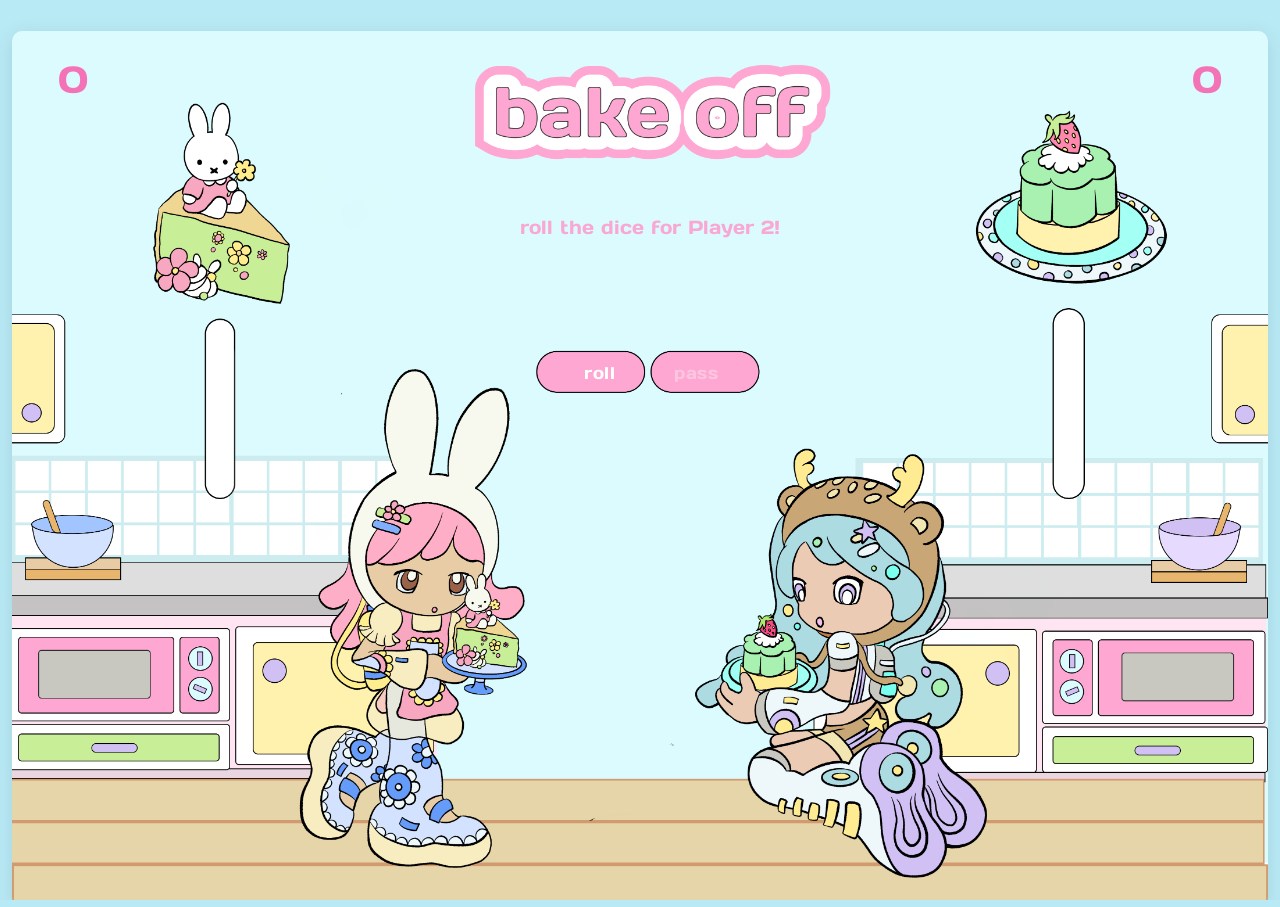
<file: game/final/index.html>
<!DOCTYPE html>
<html lang="en">
<head>
    <meta charset="UTF-8">
    <meta name="viewport" content="width=device-width, initial-scale=1.0">
    <title>Bake Off!</title>
    <link rel="preconnect" href="https://fonts.googleapis.com">
    <link rel="preconnect" href="https://fonts.gstatic.com" crossorigin>
    <link href="https://fonts.googleapis.com/css2?family=Days+One&display=swap" rel="stylesheet">
    <link href="styles.css" rel="stylesheet">
    <script src="script.js" defer></script>
</head>
<body>


  <div id="game-shell">

    <div id="game-wrapper">

      <img id="bg" src="bakeoff8.png" alt="Bake Off game background">

      <div id="overlay">

        <div id="score-p1" class="score-box">0</div>
        <div id="score-p2" class="score-box">0</div>

        <div id="status-text"></div>

        <div id="dice-area">
            <img id="die1" class="die-img" src="[data-uri]" alt="die 1">
            <img id="die2" class="die-img" src="[data-uri]" alt="die 2">
        </div>

        <div id="actions">
          <button id="roll">roll</button>
          <button id="pass">pass</button>
        </div>

        <div id="pb-p1-wrap" class="pb-wrap">
          <div id="pb-p1" class="pb-fill"></div>
        </div>
        <div id="pb-p2-wrap" class="pb-wrap">
          <div id="pb-p2" class="pb-fill"></div>
        </div>

        <div id="win-screen" class="hidden">
          <div id="win-message"></div>
          <button id="new-game">Bake Again!</button>
        </div>

      </div>
    </div>

  </div>

</body>
</html>
</file>
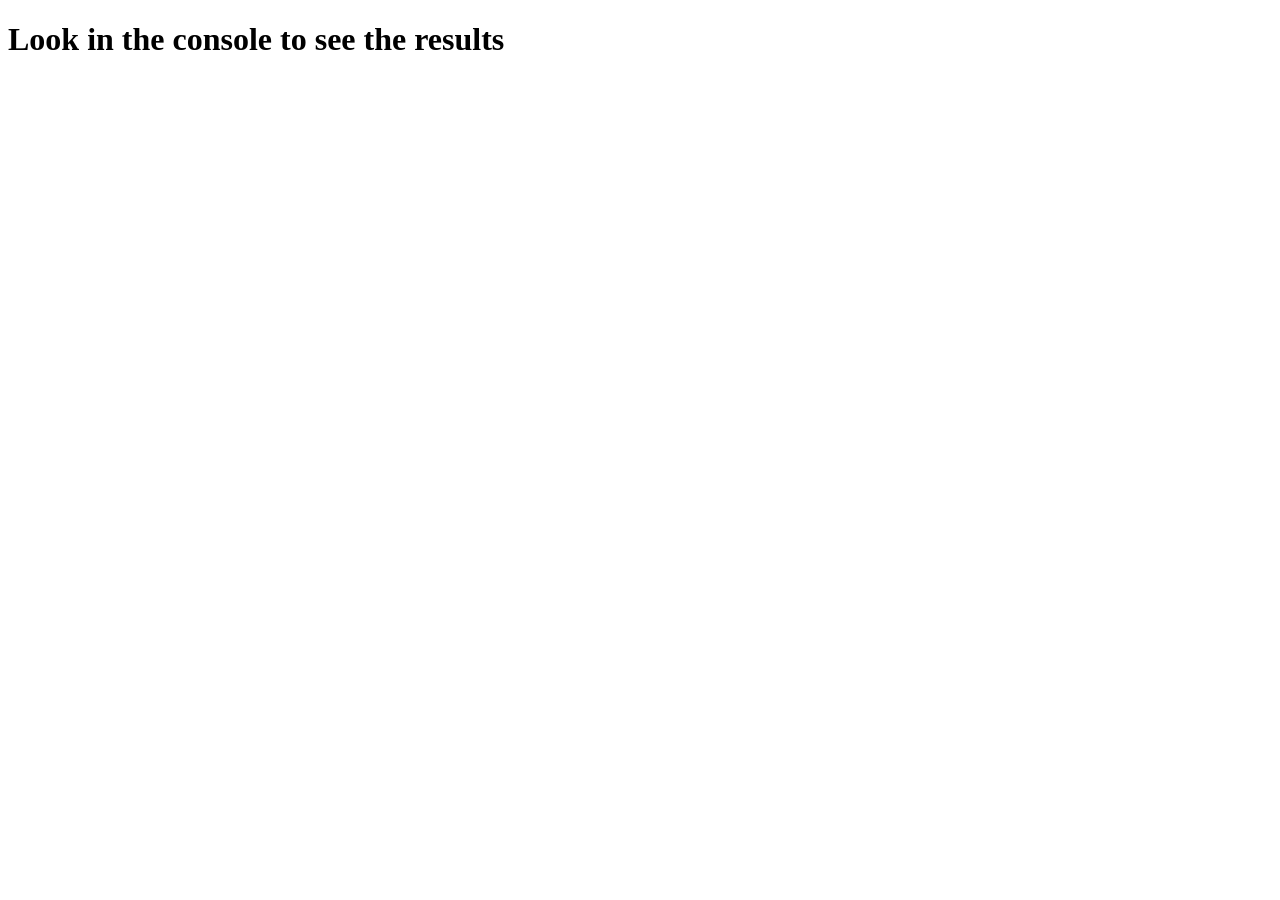
<file: experimentation.html>
<!DOCTYPE html>
<html lang="en">
<head>
    <meta charset="UTF-8">
    <meta name="viewport" content="width=device-width, initial-scale=1.0">
    <title>Document</title>
</head>
<body>
    
    <h1> Look in the console to see the results </h1>

    <script>

// Write a program that takes a lowercase string and capitalizes the first letter of each word in the string: fail cus it only capitalized apple + not loop  //

        // let myText = 'apple banana orange';
        // let newString = myText.charAt(0).toUpperCase() + myText.slice(1);

        // console.log (myText);
        // console.log(newString);



        

// Write a program that takes a lowercase string and capitalizes the first letter of each word in the string; SUCCESSSSS! //

        var myText = "apple banana orange strawberry kiwi watermelon blueberry";
        var words = myText.split(' ');
        
        
        for (var i = 0; i < words.length; i++) {
      
        var word = words[i];
        words[i] = word.charAt(0).toUpperCase() + word.slice(1);

    }
           
        var newString = words.join(' ')

        console.log (myText);
        console.log(newString);



// Write a program that capitalizes every other letter (even or odd letters) in words in the string.  //


        var myText2 = "apple banana orange strawberry kiwi watermelon blueberry";
        var newString2 = "";
        
        
for (var i = 0; i < myText2.length; i++) {
    if (i % 2 === 0) {
        newString2 += myText2[i].toUpperCase();
    } else {
        newString2 += myText2[i].toLowerCase();
    }
}

        console.log (myText2);
        console.log(newString2);
        


    </script>

</body>
</html>
</file>
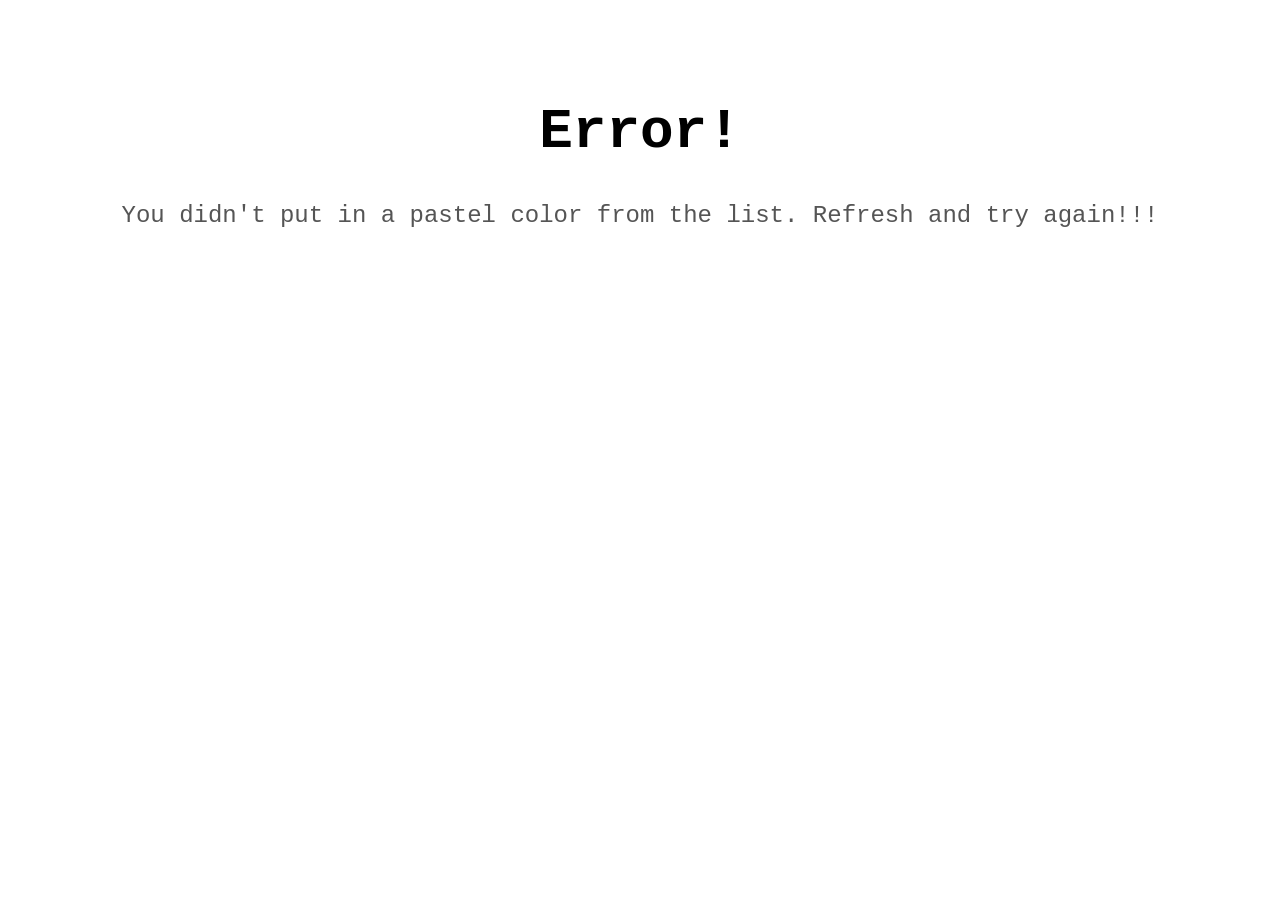
<file: exp/exp2.html>
<!DOCTYPE html>
<html lang="en">
<head>
    <meta charset="UTF-8">
    <title>Pastel Colors</title>

    <style>
        body {
            margin: 0;
            font-family:'Courier New', Courier, monospace; 
            text-align: center;
        }

        main {
            margin-top: 100px;
        }

        h1 {
            font-size: 3.5em;
        }

        h2 {
            font-weight: normal;
            color: #555;
        }
    </style>
</head>

<body>

<main>
    <h1 id="title"> Title </h1>
    <h2 id="message"> Message </h2>
</main>

<script>
/*
My program changes the background color to the user's favorite pastel color. They choose from a list of 5 pastel colors by entering it in the prompt.
*/

function colorPrompt() {
    var userColor = prompt("What's your favorite pastel color?: Pink, Blue, Green, Yellow, or Purple");
    return userColor;
}

function getPastelColor(color) {
    var colors = ["pink", "blue", "green", "yellow", "purple"];
    var pastelColors = ["#ffd1dc", "#c7f2e3", "#d4f8d4", "#fff5ba", "#e6ccff"];

    for (var i = 0; i < colors.length; i++) {
        if (color === colors[i]) {
            return pastelColors[i];
        }
    }

    return null;
}

function updatePage(colorName, pastelValue) {
    var title = document.getElementById("title");
    var message = document.getElementById("message");

    if (pastelValue) {
        document.body.style.backgroundColor = pastelValue;
        title.textContent = "Your favorite pastel color is " + colorName + "!";
        message.textContent = "Enjoy this pastel background :)";
    } else {
        title.textContent = "Error!";
        message.textContent = "You didn't put in a pastel color from the list. Refresh and try again!!!";
    }
}

function startProgram() {
    var userInput = colorPrompt();

    if (userInput) {
        userInput = userInput.toLowerCase();
    }

    var pastel = getPastelColor(userInput);
    updatePage(userInput, pastel);
}


startProgram();

</script>

</body>
</html>
</file>
<file: game/final/styles.css>
@import url('https://fonts.googleapis.com/css2?family=Days+One&display=swap');

* {
    margin: 0;
    padding: 0;
    box-sizing: border-box;
}

html, body {
    height: 100%;
    overflow: hidden;
    background: #b8eaf5;
    font-family: 'Days One', sans-serif;
}

body {
    display: flex;
    align-items: center;
    justify-content: center;
}

#game-shell {
    height: calc(100vh - 24px);
    width: calc((100vh - 24px) * (4320 / 3015));
    max-width: 1200px;
    max-height: calc(1200px * (3015 / 4320));
    min-width: min(100vw, calc((100vh - 24px) * (4320 / 3015)));
}

#game-wrapper {
    position: relative;
    width: 100%;
    height: 0;
    padding-bottom: 69.79%;
    overflow: hidden;
    border-radius: 10px;
    box-shadow: 0 4px 20px rgba(0,0,0,0.10);
}

#bg {
    position: absolute;
    top: 0; left: 0;
    width: 100%; height: 100%;
    display: block;
    pointer-events: none;
    user-select: none;
}

#overlay {
    position: absolute;
    top: 0; left: 0;
    width: 100%; height: 100%;
}

.score-box {
    position: absolute;
    font-family: 'Days One', sans-serif;
    color: #f472b6;
    text-align: center;
    transform: translate(-50%, -50%);
    font-size: clamp(14px, 3.2vw, 38px);
    top: 5.5%;
}

#score-p1 { left: 4.8%; }
#score-p2 { left: 95.2%; }

#status-text {
    position: absolute;
    top: 21%;
    left: 50%;
    transform: translateX(-46%);
    font-family: 'Days One', sans-serif;
    font-size: clamp(10px, 1.5vw, 20px);
    color: #f9a8d4;
    white-space: nowrap;
    text-align: center;
    pointer-events: none;
}

#dice-area {
    position: absolute;
    top: 25.5%;
    left: 50.3%;
    transform: translateX(-50%);
    display: flex;
    gap: 1.5%;
    width: 11.5%;
}

.die-img {
    width: 48%;
    height: auto;
    border-radius: 10%;
    opacity: 0;
    transition: opacity 0.25s ease;
}

.die-img.visible { opacity: 1; }

#actions {
    position: absolute;
    top: 36.5%;
    left: 50.9%;
    transform: translateX(-50%);
    display: flex;
    gap: 2.5%;
    width: 26%;
    justify-content: center;
}

#actions button {
    font-family: 'Days One', sans-serif;
    font-size: clamp(11px, 1.3vw, 18px);
    color: #fff;
    background: transparent;
    border: none;
    cursor: pointer;
    padding: max(0.5vw, 8px) max(2vw, 12px);
    min-height: 44px;
    display: flex;
    align-items: center;
    justify-content: center;
    border-radius: 999px;
    letter-spacing: 0.03em;
    transition: transform 0.12s ease;
    white-space: nowrap;
}

#actions button:hover  { transform: scale(1.1); }
#actions button:active { transform: scale(0.95); }

.pb-wrap {
    position: absolute;
    width: 2.2%;
    height: 18%;
    top: 35.3%;
    border-radius: 99px;
    overflow: hidden;
    background: rgba(255,255,255,0.15);
    display: flex;
    align-items: flex-end;
}

#pb-p1-wrap { left: 15.5%; }
#pb-p2-wrap { left: 83.0%; }

.pb-fill {
    width: 100%;
    height: 0%;
    border-radius: 99px;
    transition: height 0.5s cubic-bezier(0.34, 1.56, 0.64, 1);
}

#pb-p1 { background: #f9a8d4; }
#pb-p2 { background: #6ee7b7; }

#win-screen {
    position: absolute;
    top: 0; left: 0;
    width: 100%; height: 100%;
    background: rgba(255, 240, 250, 0.85);
    display: flex;
    flex-direction: column;
    align-items: center;
    justify-content: center;
    gap: clamp(12px, 2vw, 28px);
    backdrop-filter: blur(6px);
    border-radius: 10px;
}

#win-screen.hidden { display: none; }

#win-message {
    font-family: 'Days One', sans-serif;
    font-size: clamp(18px, 2.8vw, 42px);
    color: #ec4899;
    text-align: center;
    text-shadow: 3px 3px 0 #fff;
    padding: 0 8%;
    line-height: 1.5;
}

#new-game {
    font-family: 'Days One', sans-serif;
    font-size: clamp(13px, 1.3vw, 20px);
    color: #fff;
    background: linear-gradient(135deg, #f9a8d4, #f472b6);
    border: none;
    border-radius: 999px;
    padding: max(0.6vw, 10px) max(2.5vw, 20px);
    min-height: 44px;
    display: flex;
    align-items: center;
    justify-content: center;
    box-shadow: 0 4px 14px #f472b655;
    cursor: pointer;
    transition: transform 0.15s ease;
    white-space: nowrap;
}

#new-game:hover { transform: scale(1.07); }
 
@media (min-width: 601px) and (max-width: 1100px) {
    #actions {
        top: 35%;
    }
    #actions button {
        font-size: 16px;
    }
}


@media (max-width: 600px) {
    #actions {
        top: 32.5%;
    }
}

@media (max-height: 420px) {
    html, body { overflow: auto; }

    #game-shell {
        height: auto;
        width: 100vw;
        max-width: 100vw;
        max-height: none;
        min-width: unset;
    }
}
</file>
